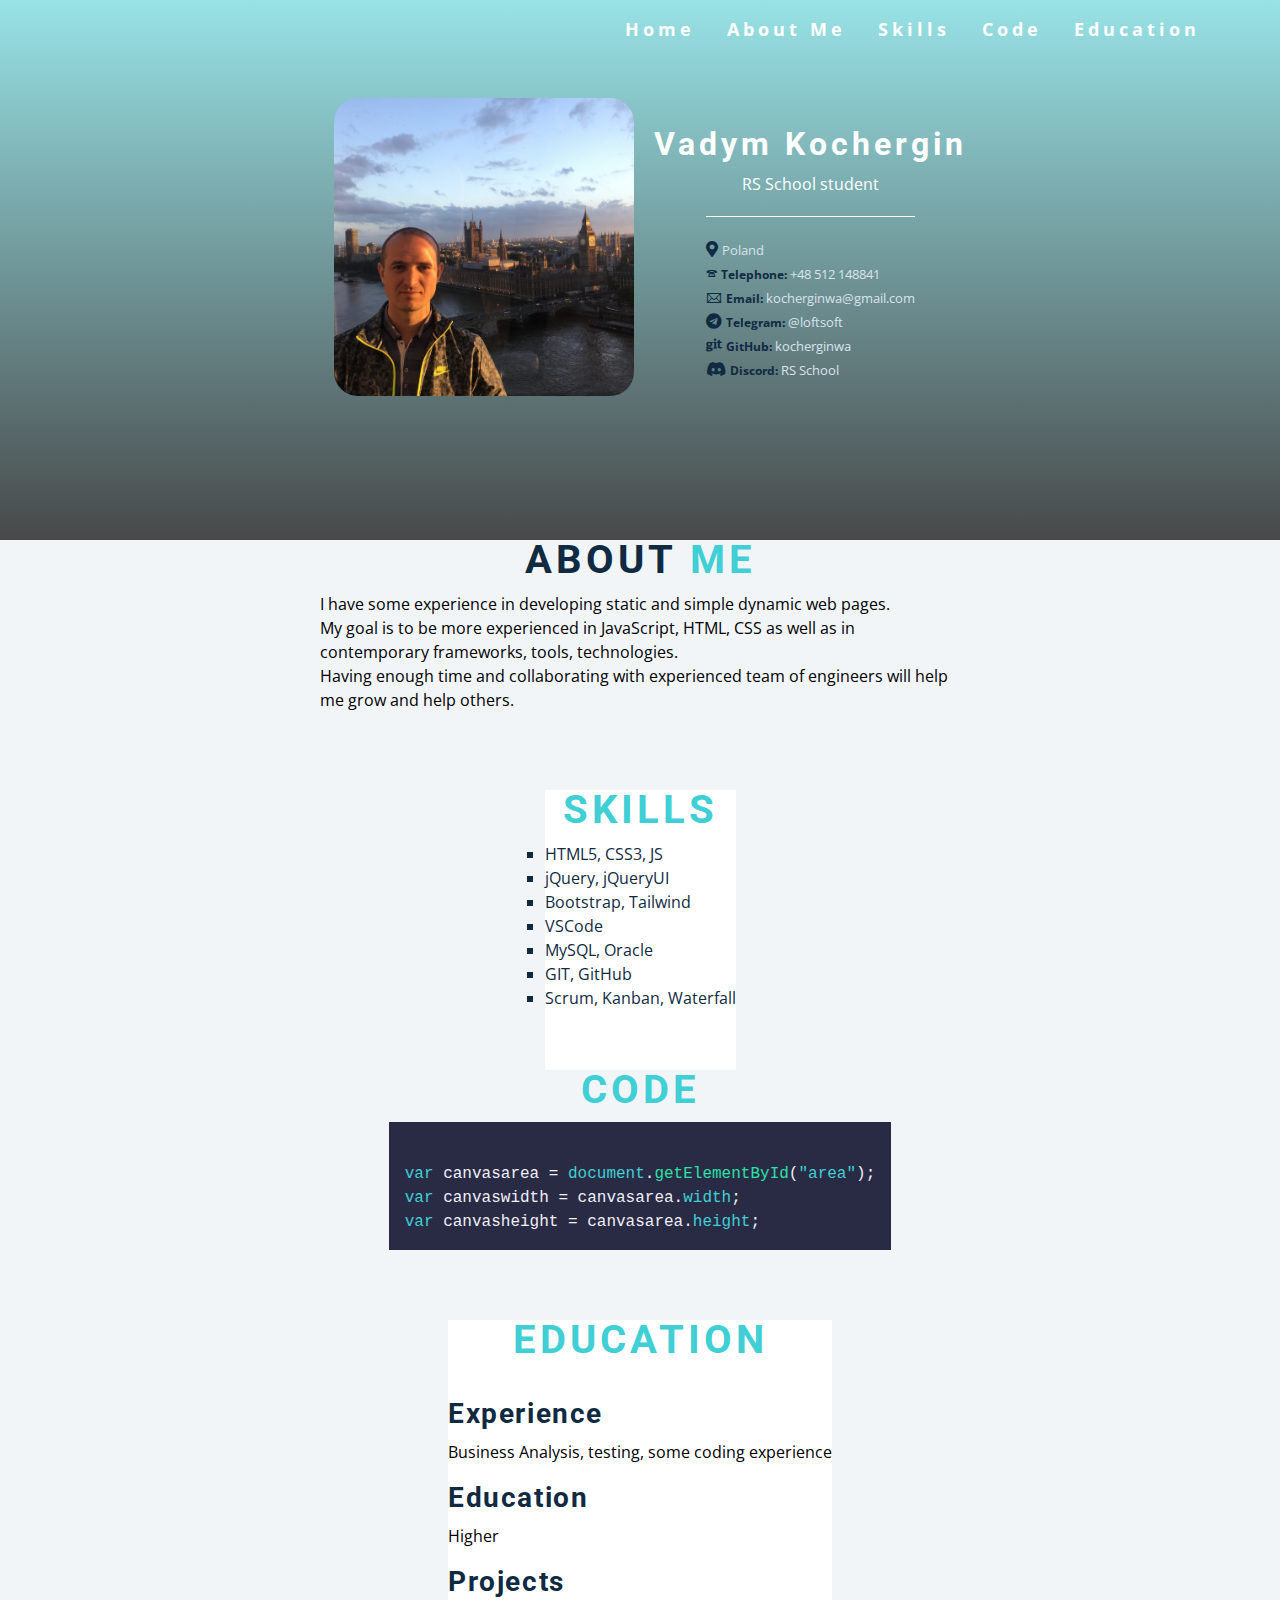
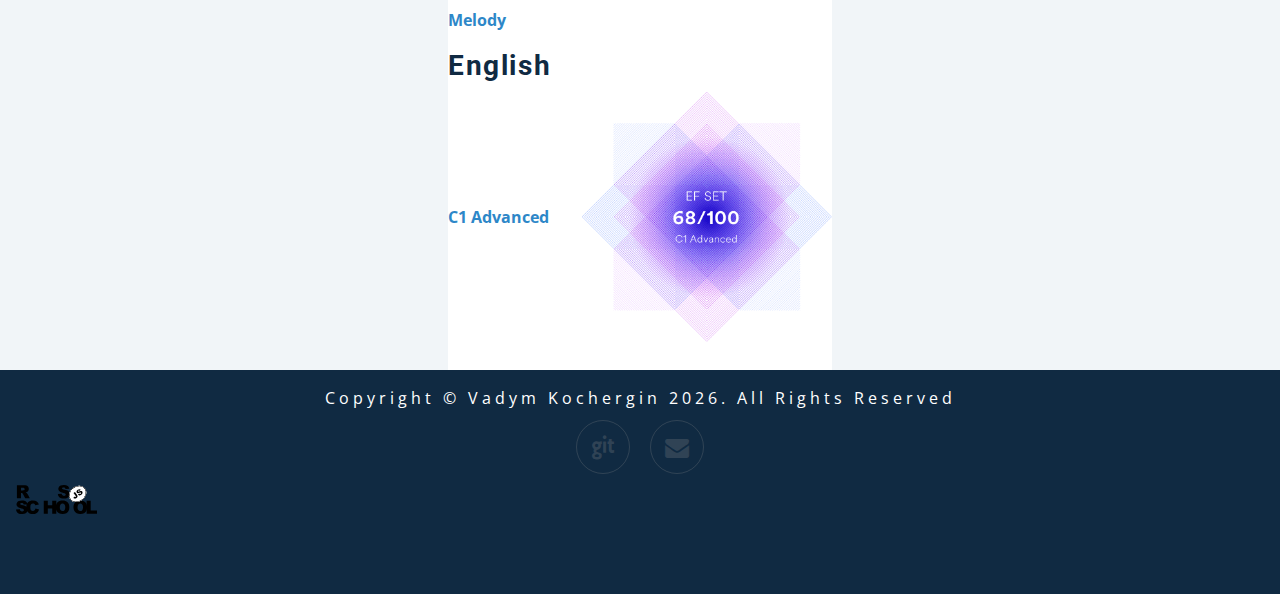
<file: index.html>
<!DOCTYPE html>
<html lang="en">
  <head>
    <meta charset="UTF-8" />
    <meta name="viewport" content="width=device-width, initial-scale=1.0" />
    <title>Vadym Kochergin CV</title>

    <!-- font-awesome -->
    <link
      rel="stylesheet"
      href="https://cdnjs.cloudflare.com/ajax/libs/font-awesome/5.14.0/css/all.min.css"
    />
    <link
      rel="stylesheet"
      href="https://cdnjs.cloudflare.com/ajax/libs/font-awesome/4.7.0/css/font-awesome.min.css"
    />

    <!-- styles -->
    <link rel="stylesheet" href="./css/styles.css" />
    <!-- styles.css -->

    <!-- Aditional Fonts -->
    <link rel="stylesheet" href="./css/fontchido.css" />
  
    <!-- Code highlighter -->
    <link rel="stylesheet" href="./css/highlight/styles/base16/rebecca.min.css">

  </head>
  <body>
    <header id="home">
      <!-- navbar -->
      <nav id="nav">
        <div class="nav-center">
          <!-- nav header -->
          <div class="nav-header">
            <!-- <img src="./logo.svg" class="logo" alt="logo" /> -->
            <button class="nav-toggle">
              <i class="fas fa-bars"></i>
            </button>
          </div>
          <!-- links -->
          <div class="links-container">
            <ul class="links">
              <li>
                <a href="#home" class="scroll-link">home</a>
              </li>
              <li>
                <a href="#about" class="scroll-link">about me</a>
              </li>
              <li>
                <a href="#skills" class="scroll-link">skills</a>
              </li>
              <li>
                <a href="#code" class="scroll-link">code</a>
              </li>
              <li>
                <a href="#education" class="scroll-link">education</a>
              </li>
            </ul>
          </div>
        </div>
      </nav>
      <!-- banner -->
      <div class="banner">
        <div class="container">
          <div class="myinfo">
            <div class="myphoto">
              <img src="./img/vadym.JPG" alt="My personal photo">
            </div>
            <div class="myhome">
              <h1>Vadym Kochergin</h1>
              <p>RS School student</p>
              <!-- <a href="#education" class="scroll-link btn btn-white">education</a> -->
              <div class="allcontacts">
                <div class="contact-item">
                  <i class="fas	fa-map-marker-alt"></i>
                  <a href="https://goo.gl/maps/nysh9trDkafxucML6" target="_blank">
                    <span class="contact-text">Poland</span>
                  </a>
                </div>
                <div class="contact-item">
                  &#x1F57F; 
                  <!-- &#x260F; -->
                  <span class="contact-type">Telephone: </span>  
                  <a href="tel:+48512148841">
                    <span class="contact-text">+48 512 148841</span>
                  </a>
                </div>  
                <div class="contact-item">
                  <!-- &#x1F4E7;
                  &#x1F4EE; -->
                  &#x1F582; 
                  <span class="contact-type">Email: </span>  
                  <a href="mailto:kocherginwa@gmail.com">
                    <span class="contact-text">kocherginwa@gmail.com</span>
                  </a> 
                </div>
                <div class="contact-item">
                  <i class="fab fa-telegram"></i>
                  <span class="contact-type">Telegram: </span>  
                  <span class="contact-text">@loftsoft</span>
                </div>
                <div class="contact-item">
                  <i class="fab fa-git"></i> 
                  <span class="contact-type">GitHub: </span>  
                  <a href="https://github.com/kocherginwa" target="_blank">
                    <span class="contact-text">kocherginwa</span>
                  </a>   
                </div>
                <div class="contact-item">
                  <i class="fab fa-discord"></i>
                  <span class="contact-type">Discord: </span>  
                  <a href="https://discord.com/channels/665163319249862666/831972969705898055" target="_blank">
                    <span class="contact-text">RS School</span>
                  </a>  
                </div>              

              </div>
            </div>
          </div>  
        </div>
      </div>
    </header>

    <!-- Beginning of Main -->
    <main id="components">
      
      <!-- about -->
      <section id="about" class="section">
        <div class="container">
          <div class="title">
            <h2>about <span>me</span></h2>
            <div class="aboutmebox">
              <div class="aboutme">
                <!-- <img src="./assets/img/fun.jpg" alt="" /> -->
                <p>I have some experience in developing static and simple dynamic web pages.<br>
                  My goal is to be more experienced in JavaScript, HTML, CSS as well as in contemporary frameworks, tools, technologies.<br>
                  Having enough time and collaborating with experienced team of engineers will help me grow and help others.</p>
              </div>
            </div>
          </div>
        </div>
      </section>
      <!-- skills -->
      <section id="skills" class="section">
        <div class="container">
          <div class="title">
            <h2><span>skills</span></h2>
          
              <div class="myskills">
                <ul id="myskills-item">
                  <li>HTML5, CSS3, JS</li>
                  <li>jQuery, jQueryUI</li>
                  <li>Bootstrap, Tailwind</li>
                  <li>VSCode</li>
                  <li>MySQL, Oracle</li>
                  <li>GIT, GitHub</li>
                  <li>Scrum, Kanban, Waterfall</li>
                </ul>
              </div>
          
          </div>     
          
        </div>  
          
      </section>
      <!-- code examples -->
      <section id="code" class="section">
        <div class="container">
            <div class="title">
              <h2><span>code</span></h2>
                <div class="codesnippet">
                  <pre><code class="language-js"><script>
var canvasarea = document.getElementById("area");
var canvaswidth = canvasarea.width;
var canvasheight = canvasarea.height;
</script></code></pre>
                </div>
              

            </div>
        </div>
        
      </section>
      <!-- education -->
      <section id="education" class="section">
        <div class="container">
          <div class="title">
            <h2><span>education</span></h2>
            
            <div class="ed-details">
              <div class="ed-details-item">
                <h3>Experience</h3>
                <p>Business Analysis, testing, some coding experience
                </p>
              </div>
              <div class="ed-details-item">
                <h3>Education</h3> 
                <p>Higher</p>
              </div>
              <div class="ed-details-item">
                <h3>Projects</h3> 
                <p>
                  <a href="https://kocherginwa.github.io/melogy/" target="_blank">Melody</a>
                </p>
              </div>
              <div class="ed-details-item">
                <h3>English</h3> 
                <div class="english">
                  <div class="english1">
                    <a href="https://www.efset.org/cert/E6jch2" target="_blank">C1 Advanced</a>                                     
                  </div>
                  <div class="english2">
                    <a href="https://www.efset.org/cert/E6jch2" target="_blank">
                      <img src="./img/certificate_68.png" alt="My English certificate">
                    </a> 
                  </div>             
                </div>                
              </div>
            </div>

          </div>
        </div>
        
      </section>

  </main>
  <!-- End of Main -->

    <!-- footer -->
    <footer class="section">
      <p>
        copyright &copy; Vadym Kochergin
        <span id="date"></span>. all rights reserved
      </p>
        
      <!-- Socila links -->
      <div class="social">
        <ul class="icons">
          <!-- <li><a href="https://www.linkedin.com/in/vadym-k-ba549313" target="_blank" class="icon fa-linkedin"><span class="label">LinkedIn</span></a></li> -->
          <li>
            <a
              href="https://github.com/kocherginwa"
              target="_blank"
              class="icon fa-git"><span class="label">Git</span></a>
          </li>
                
          <li>
            <a
              href="mailto:kocherginvaa@gmail.com?subject=MailFromYourPersonalSite"
              class="icon fa-envelope"><span class="label">Email</span></a>
          </li>
        </ul>
      <!-- End of Socila links -->
      </div>

      <div class="rslogo">
        <a href="https://rs.school/js/" target="_blank">
          <img src="./img/rs_school_js.svg" 
          style="height: 30px; width: auto;"
          alt="RS logo" />
        </a>
      </div>

    </footer>
    <a class="scroll-link top-link" href="#home">
      <i class="fas fa-arrow-up"></i>
    </a>
    <!-- javascript -->
    <script src="./js/app.js"></script>


    <!-- Code highlighter -->
    <script src="./css/highlight.min.js"></script>
    <script>
    document.addEventListener('DOMContentLoaded', (event) => {
      document.querySelectorAll('pre code').forEach((el) => {
          hljs.highlightElement(el);
          });
      }); 
    </script>

  </body>
</html>
</file>
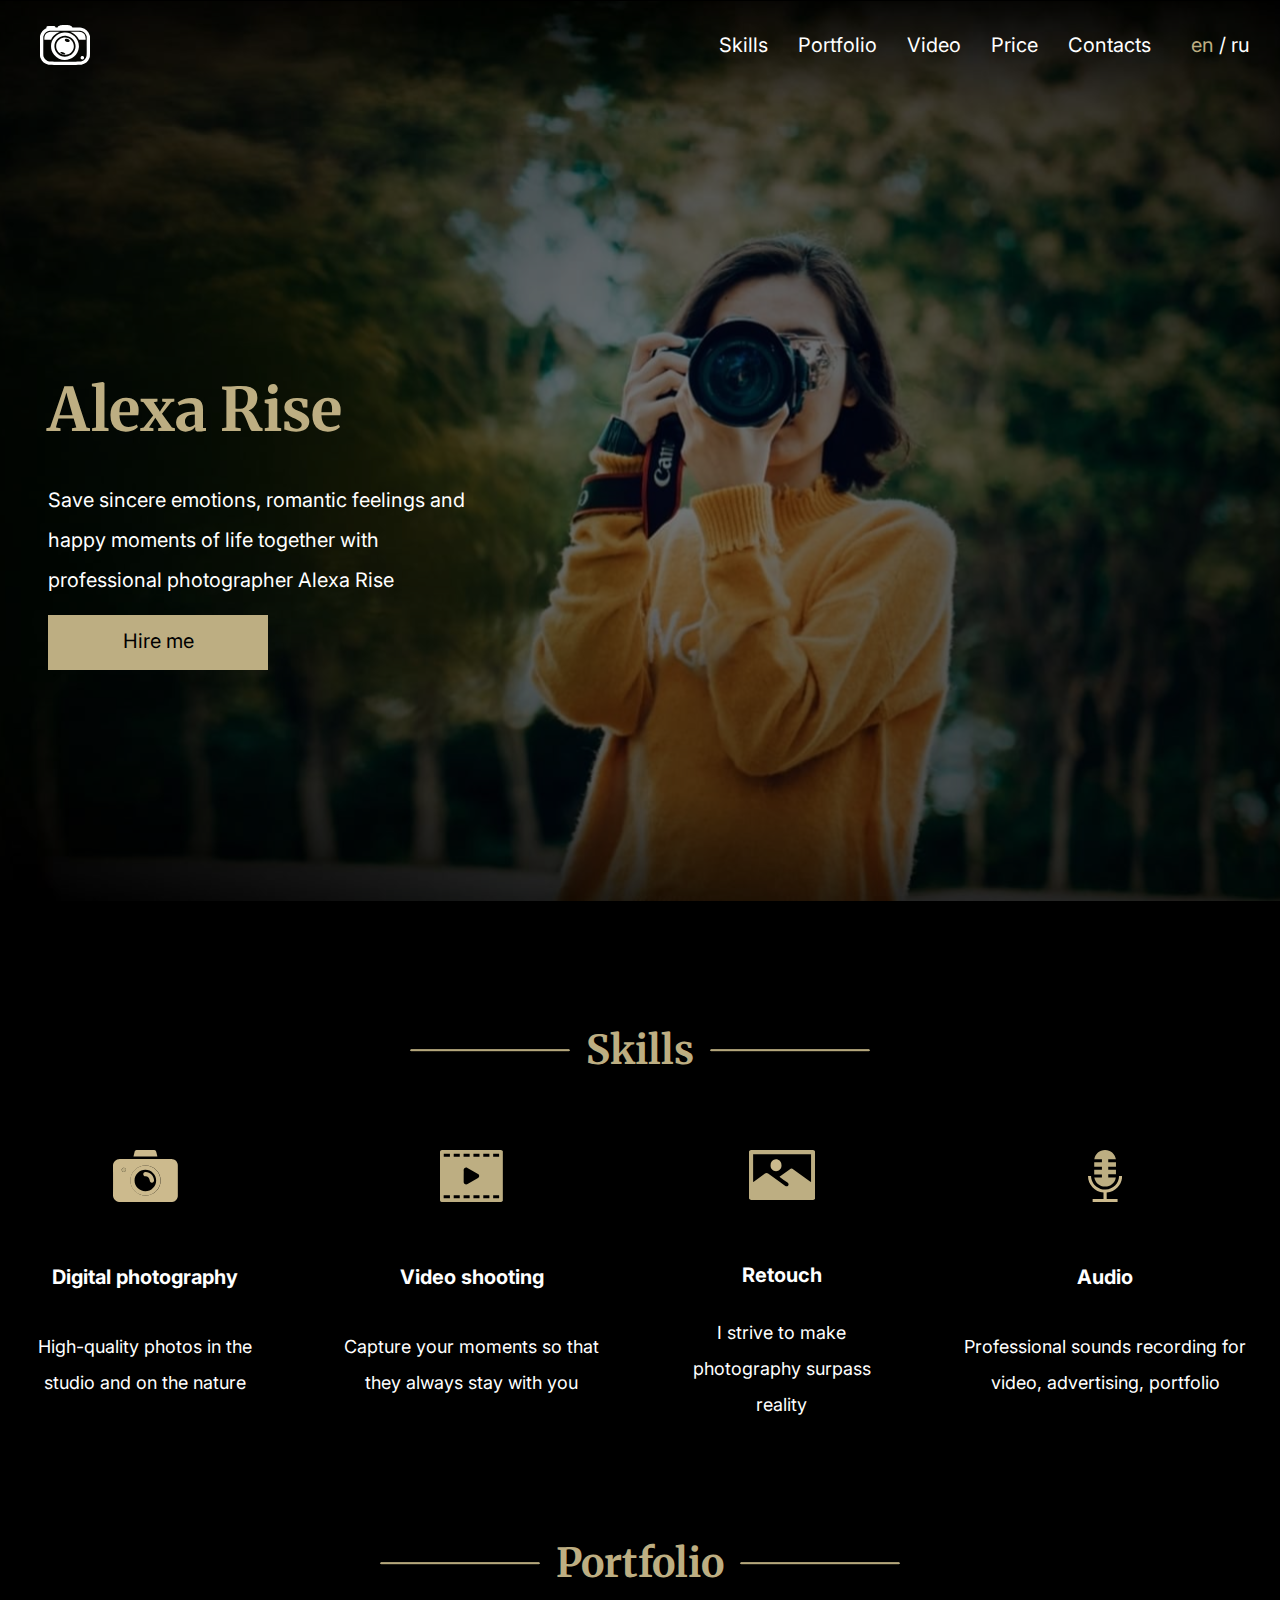
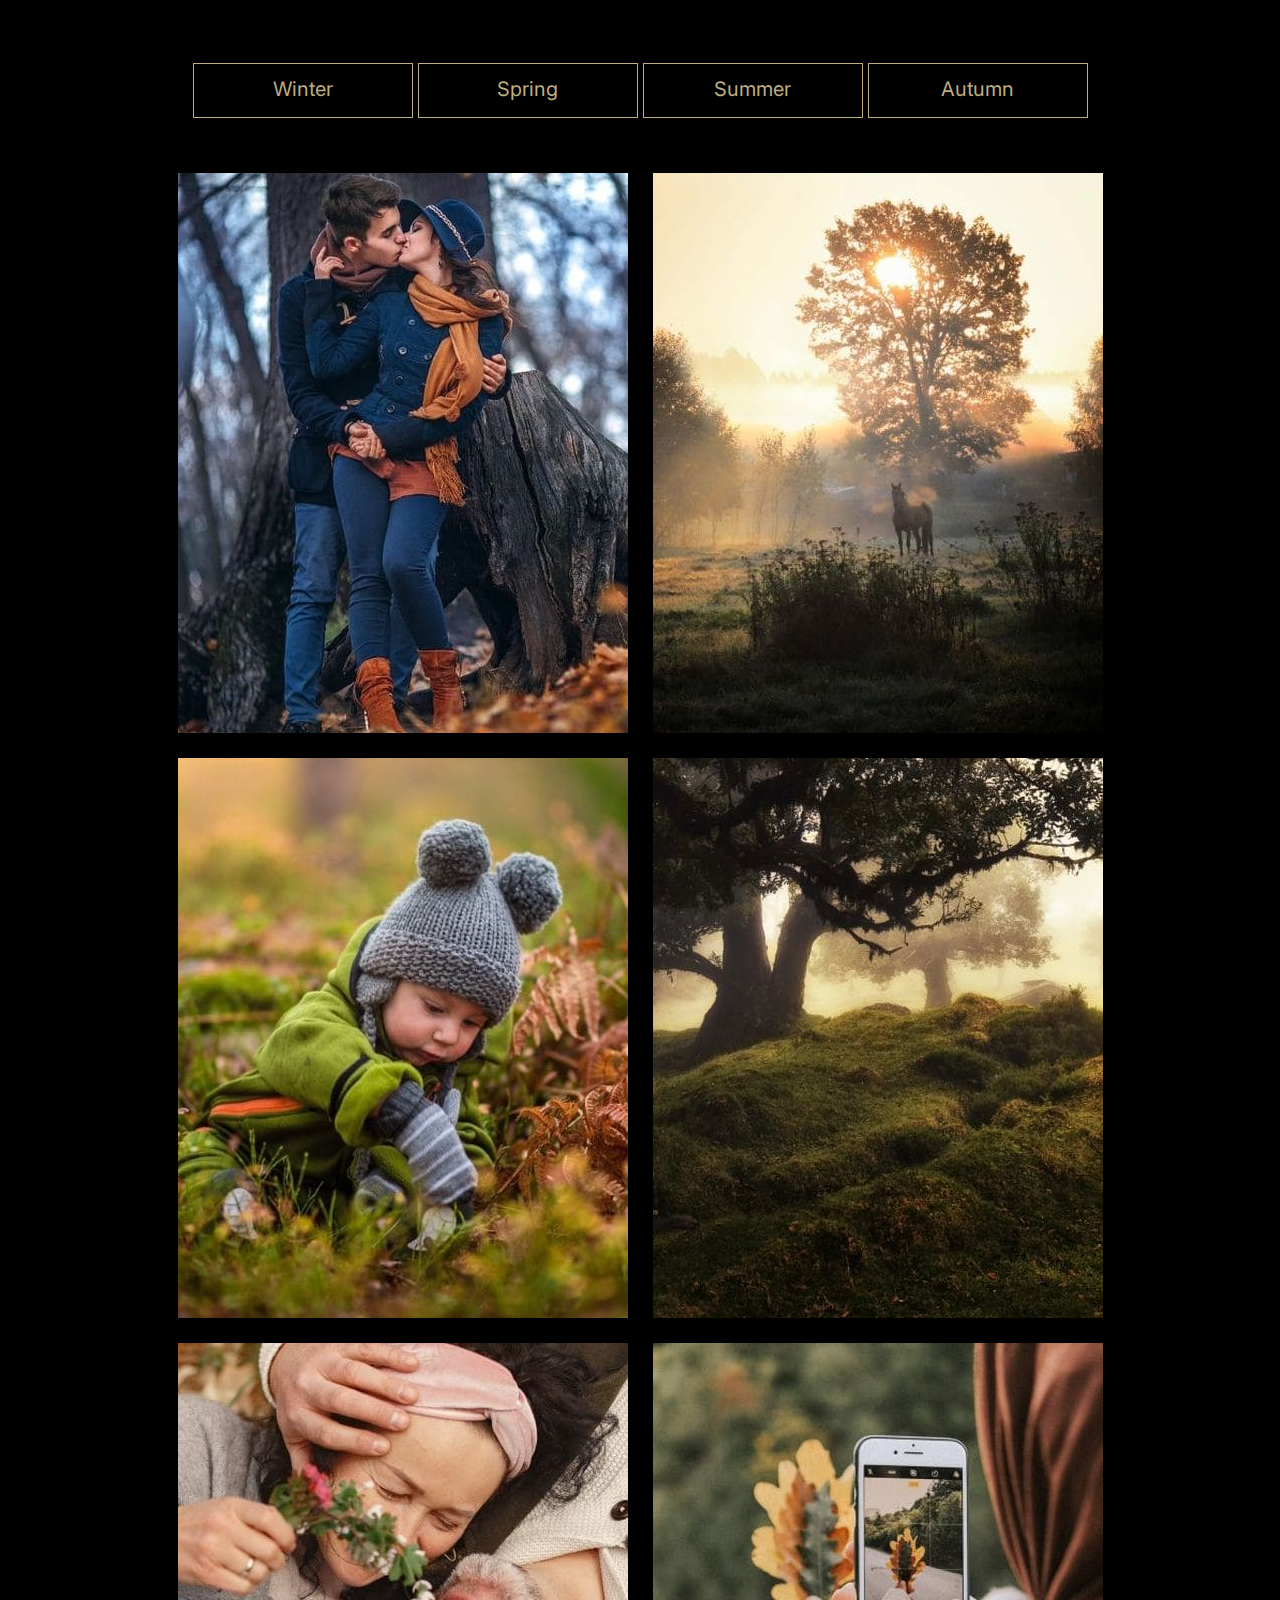
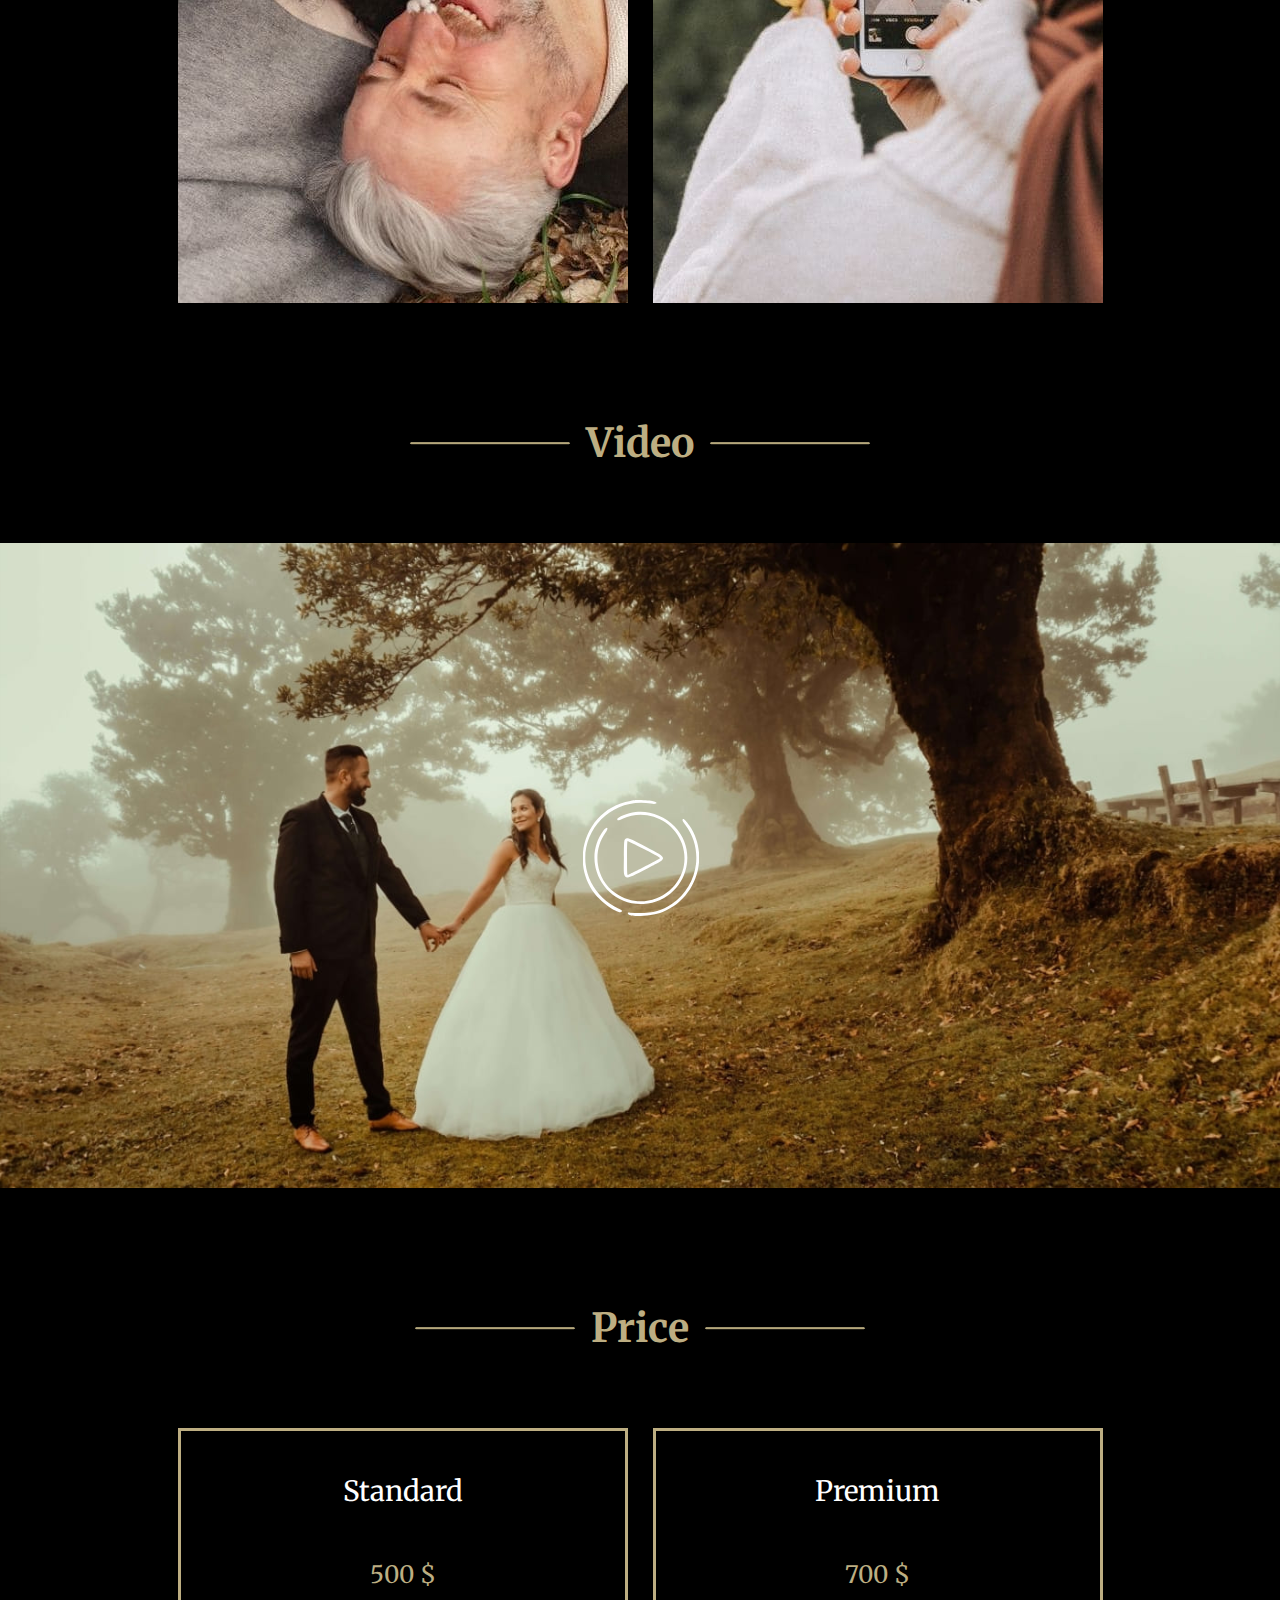
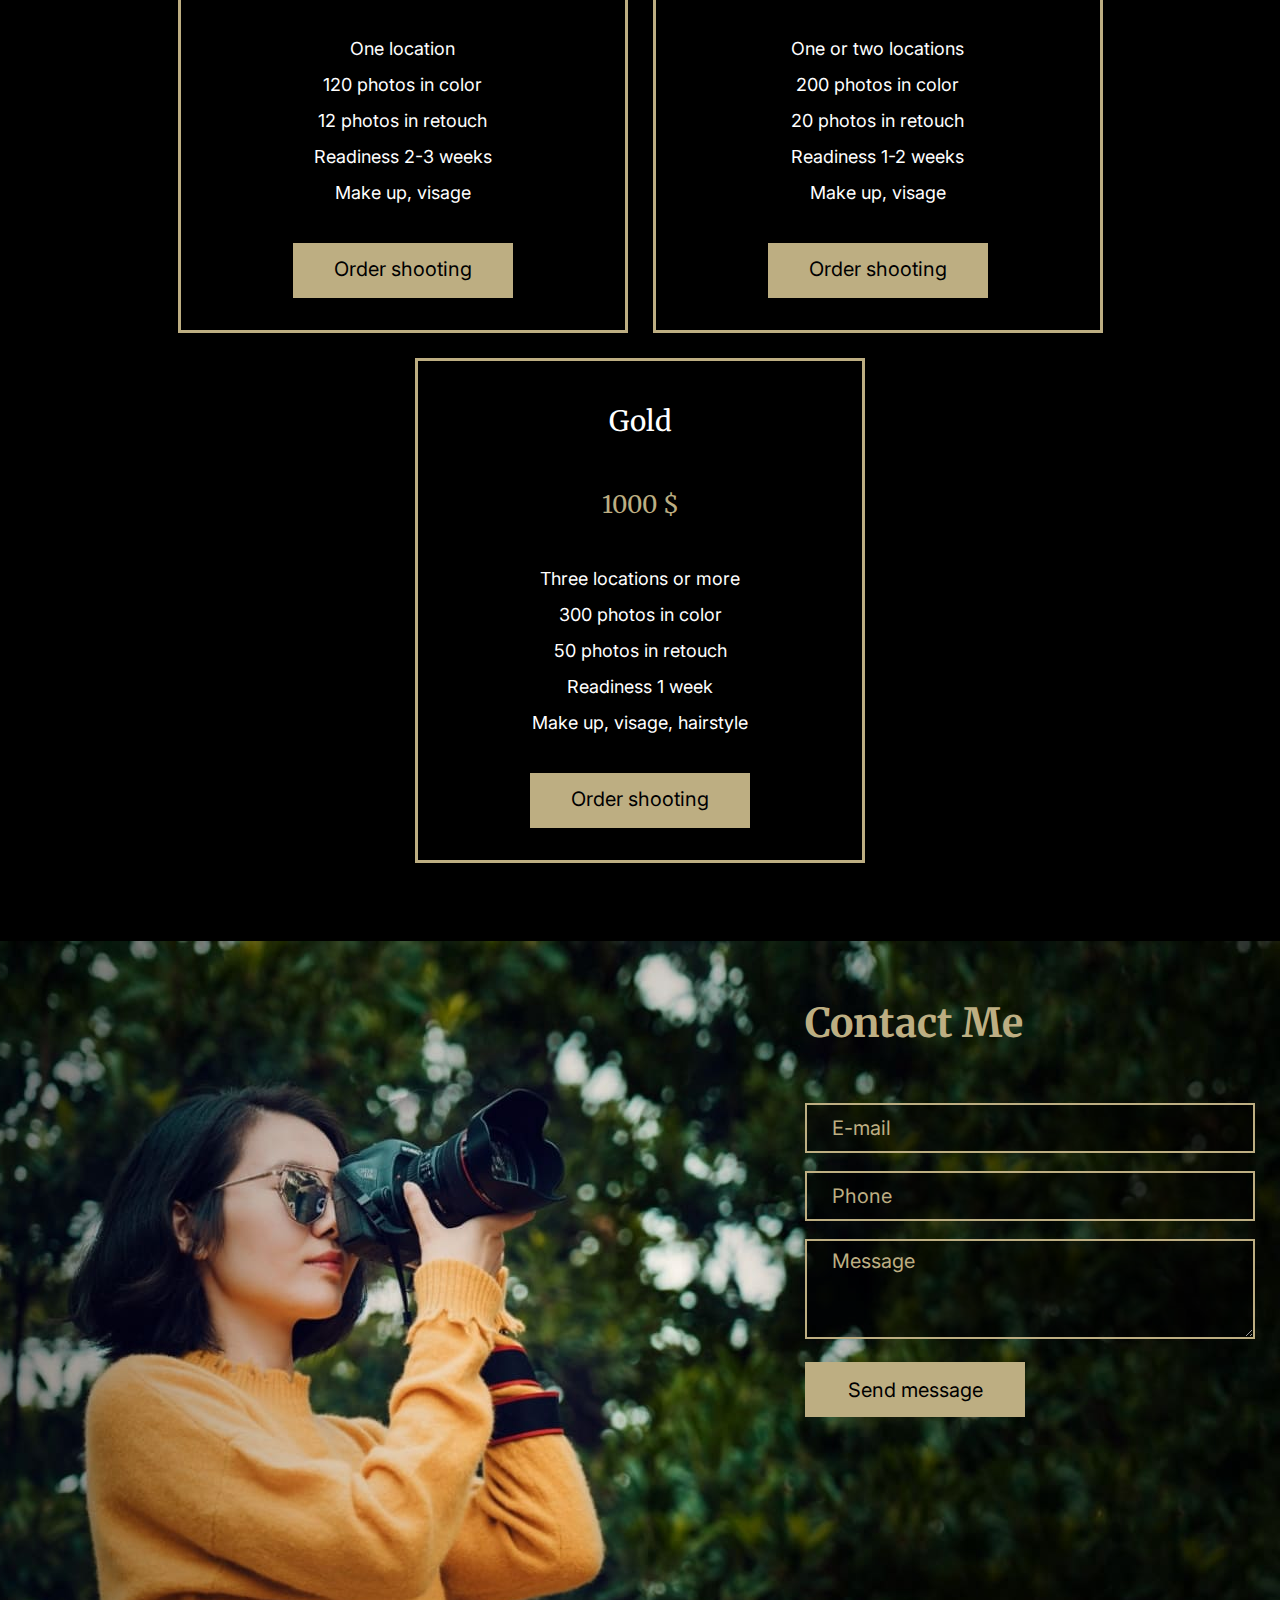
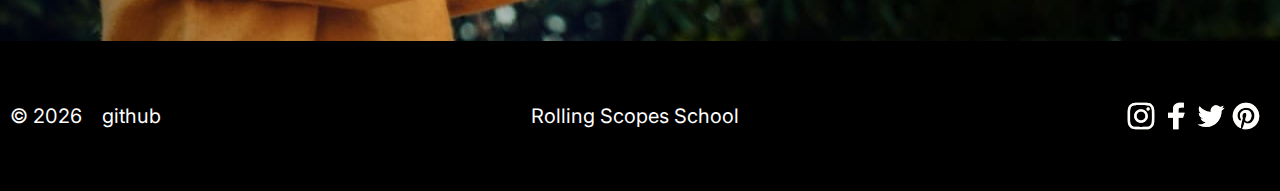
<file: portfolio/index.html>
<!DOCTYPE html>
<html lang="en">
<head>
    <meta charset="UTF-8">
    <meta http-equiv="X-UA-Compatible" content="IE=edge">
    <meta name="viewport" content="width=device-width, initial-scale=1.0">
    <title>Vadym Kochergin: Portfolio</title>
    <!-- Favicons -->
    <link rel="icon" type="image/x-icon" href="./img/fav-xx-icon.jpg">
    <!-- <link rel="shortcut icon" href="./img/fav-xxx-icon.jpg""> -->
    
    <!-- <link rel="icon" sizes="16x16 32x32 64x64" href="/favicon.ico"> -->
    <!-- <link rel="icon" type="image/png" sizes="196x196" href="./img/fav-xxx-icon.png"> -->

    

    <!-- styles -->
    <link rel="stylesheet" href="./css/normalize.css">
    <link rel="stylesheet" href="./css/styles.css">
</head>
<body>
    <div class="wrapper">
        <header id="header" class="header">

            <!-- nav header -->
            <div class="nav-header">
                <img src="./img/header-logo.svg" class="logo" alt="logo" />                
            </div>

            <!-- navbar -->
            <nav id="nav" class="nav">
                <!-- links -->
                <div class="links-container">
                    <ul class="nav-items links">                    
                        <li>
                        <a href="#skills" class="scroll-link">skills</a>
                        </li>
                        <li>
                        <a href="#portfolio" class="scroll-link">portfolio</a>
                        </li>
                        <li>
                        <a href="#video" class="scroll-link">video</a>
                        </li>
                        <li>
                        <a href="#price" class="scroll-link">price</a>
                        </li>
                        <li>
                        <a href="#contacts" class="scroll-link">contacts</a>
                        </li>
                    </ul>
                </div> 
            </nav>
                       

            <!-- language switch -->
            <div class="language">
                <ul class="lanuage-switch links">
                    <li class="en-span">
                        <a href="#en" class="">en</a>
                    </li>
                    <li class="slash-item">
                        <a href="#" class="slash-link">/</a>
                    </li>
                    <li class="ru-span">
                        <a href="#ru" class="">ru</a>
                    </li>
                </ul>
            </div>
            <!-- /.language -->
    

        </header>


        <!-- Background picture -->
        <div class="bg"></div> 

        <!--  Main semantic part started -->
        <main>

            <!-- hero -->
            <div class="hero-box">
                <!-- HERE IS HERO BOX -->
                <section id="hero" class="section">
                    <h1>Alexa Rise</h1>                    
                    <p class="hero-text">
                        Save sincere emotions, romantic feelings and happy moments of life together with professional photographer Alexa Rise
                    </p>                   
                    <a href="#" id="btn-hireme">Hire me</a>
                </section>
            </div>                

            <!-- skills -->
            <section id="skills" class="section">
                <h2>Skills</h2>
                <div class="skills">
                    <div class="skills-item">
                        <img src="./img/camera.svg" alt="Camera image">
                        <p class="skills-item-title">Digital photography</p>
                        <p class="skills-item-text">
                            High-quality photos in the studio and on the nature
                        </p>
                    </div>
                    <div class="skills-item">
                        <img src="./img/video.svg" alt="Video image">
                        <p class="skills-item-title">Video shooting</p>
                        <p class="skills-item-text">
                            Capture your moments so that they always stay with you
                        </p>
                    </div>
                    <div class="skills-item">
                        <img src="./img/image.svg" alt="Retouch image">
                        <p class="skills-item-title">Retouch</p>
                        <p class="skills-item-text">
                            I strive to make photography surpass reality
                        </p>
                    </div>
                    <div class="skills-item">
                        <img src="./img/mic.svg" alt="Audio image">
                        <p class="skills-item-title">Audio</p>
                        <p class="skills-item-text">
                            Professional sounds recording for video, advertising, portfolio
                        </p>
                    </div>
                </div>
            </section>

            <!-- portfolio -->
            <section id="portfolio" class="section">
                <h2>portfolio</h2>          
                <div class="portfolio">
                    <ul class="portfolio-btns">
                        <li class="btn">
                            <a href="#" class="portfolio-btn">Winter</a>
                        </li>
                        <li class="btn">
                            <a href="#" class="portfolio-btn">Spring</a>
                        </li>
                        <li class="btn">
                            <a href="#" class="portfolio-btn">Summer</a>
                        </li>
                        <li class="btn">
                            <a href="#" class="portfolio-btn">Autumn</a>
                            <!-- <a href="#" class="portfolio-btn selected">Autumn</a> -->
                        </li>
                    </ul>                    
                    <div class="portfolio-items">
                        <img src="./img/portfolio-img6.jpg" alt="Portfolio Image">
                        <img src="./img/portfolio-img5.jpg" alt="Portfolio Image">
                        <img src="./img/portfolio-img4.jpg" alt="Portfolio Image">
                        <img src="./img/portfolio-img3.jpg" alt="Portfolio Image">
                        <img src="./img/portfolio-img2.jpg" alt="Portfolio Image">
                        <img src="./img/portfolio-img1.jpg" alt="Portfolio Image">
                    </div>                
                </div>
            </section>

            <!-- video -->
            <section id="video" class="section">
                <h2>video</h2>
                <div class="video">
                    <img src="./img/video-player.svg" alt="Video Player">
                </div>
                <div class="play-hover"></div>
            </section>

            <!-- price -->
            <section id="price" class="section">
                <h2>price</h2>
                <div class="price">
                    <div class="price-item">                         
                        <div class="price-item-title">Standard</div>
                        <div class="price-item-tag">500 <span>&#36;</span></div> 
                        <div class="price-item-text">
                            One location<br>
                            120 photos in color<br>
                            12 photos in retouch<br>
                            Readiness 2-3 weeks<br>
                            Make up, visage
                        </div> 
                        <a href="#" class="price-item-button">Order shooting</a>
                        <!-- <div class="price-item-button">Order shooting</div>                 -->
                    </div>
                    <div class="price-item">
                        <div class="price-item-title">Premium</div>
                        <div class="price-item-tag">700 <span>&#36;</span></div> 
                        <div class="price-item-text">
                            One or two locations<br>
                            200 photos in color<br>
                            20 photos in retouch<br>
                            Readiness 1-2 weeks<br>
                            Make up, visage
                        </div>
                        <a href="#" class="price-item-button">Order shooting</a>
                        <!-- <div class="price-item-button">Order shooting</div> -->
                    </div>
                    <div class="price-item">
                        <div class="price-item-title">Gold</div>
                        <div class="price-item-tag">1000 <span>&#36;</span></div> 
                        <div class="price-item-text">
                            Three locations or more<br>
                            300 photos in color<br>
                            50 photos in retouch<br>
                            Readiness 1 week<br>
                            Make up, visage, hairstyle
                        </div> 
                        <a href="#" class="price-item-button">Order shooting</a>
                        <!-- <div class="price-item-button">Order shooting</div>  -->
                    </div>
                </div>
            </section>

            <!-- contacts -->
            <section id="contacts" class="section">-
                <div class="contact-bg"></div>

                <div class="contacts">                    
                    <div class="contacts-container">
                        <div class="contacts-container-title">
                            <h3>Contact me</h3>  
                        </div>                        
                        <form action="#">   <!-- /action_page.php -->
                            <input type="text" id="email" name="email" placeholder="E-mail"><br><br>
                            <input type="text" id="phone" name="phone" placeholder="Phone"><br><br>
                            <textarea id="message" rows="2" cols="30" placeholder="Message">Message</textarea><br><br>                            
                            <input id="contact-btn" type="submit" value="Send message">
                        </form>                         
                    </div>
                </div>
            </section>

        </main>
          
        <!-- footer -->
        <footer id="footer">
            <div class="footer-container">
                <div class="copyright">
                    <span>&nbsp; &copy; <span id="date"></span>&nbsp; &nbsp; 
                        <a href="https://github.com/kocherginwa" target="_blank">github</a>
                    </span>                                              
                </div>
                <div class="rsschool">
                    <span>
                       <a href="https://rs.school/js-stage0" target="_blank">Rolling Scopes School</a> 
                    </span>                     
                </div>
                <div class="social">

                    <ul>
                        <li class="img-icon-inst">
                            <a href="#">
                                <img src="./img/inst-top.svg" alt="Hover effect for Instagram icon">
                                <img src="./img/inst.svg" class="top-inst" alt="Instagram icon">
                            </a>
                        </li>
                        <li class="img-icon-fb">
                            <a href="#">                            
                                <img src="./img/fb-top.svg" alt="Hover effect for Facebook icon">
                                <img src="./img/fb.svg" class="top-fb" alt="Facebook icon">
                            </a>
                        </li>
                        <li class="img-icon-tw">
                            <a href="#">
                                <img src="./img/tw-top.svg" alt="Hover effect for Twitter icon">
                                <img src="./img/tw.svg" class="top-tw" alt="Twitter icon">
                            </a>
                        </li>
                        <li class="img-icon-pinterest">
                            <a href="#">
                                <img src="./img/pinterest-top.svg" alt="Hover effect for Pinterest icon">
                                <img src="./img/pinterest.svg" class="top-pinterest" alt="Pinterest icon">
                            </a>
                        </li>
                    </ul>


                    <!-- <div class="social-link img-icon-inst">
                        <a href="#">
                            <img src="./img/inst-top.svg" alt="Hover effect for Instagram icon">
                            <img src="./img/inst.svg" class="top-inst" alt="Instagram icon">
                        </a>
                    </div>
                    <div class="social-link img-icon-fb">
                        <a href="#">                            
                            <img src="./img/fb-top.svg" alt="Hover effect for Facebook icon">
                            <img src="./img/fb.svg" class="top-fb" alt="Facebook icon">
                        </a>
                    </div>
                    <div class="social-link img-icon-tw">
                        <a href="#">
                            <img src="./img/tw-top.svg" alt="Hover effect for Twitter icon">
                            <img src="./img/tw.svg" class="top-tw" alt="Twitter icon">
                        </a>
                    </div>
                    <div class="social-link img-icon-pinterest">
                        <a href="#">
                            <img src="./img/pinterest-top.svg" alt="Hover effect for Pinterest icon">
                            <img src="./img/pinterest.svg" class="top-pinterest" alt="Pinterest icon">
                        </a>
                    </div> -->



                </div>
            </div>                 
        </footer>          
    </div>

    <script src="./js/apps.js"></script>
    <script src="./index.js"></script>
</body>
</html>
</file>
<file: css/fontchido.css>
/* Here you have to specified the path to the fontchid.ttf font */
@font-face {
      font-family: "fontchido";
      src: url("fonts/fontchido.ttf");
}

[class^="ic-"], [class*=" ic-"] {
  /* use !important to prevent issues with browser extensions that change fonts */
  font-family: 'fontchido' !important;
  speak: none;
  font-style: normal;
  font-weight: normal;
  font-variant: normal;
  text-transform: none;
  line-height: 1;
  font-size: 3rem;
  /* Better Font Rendering =========== */
  -webkit-font-smoothing: antialiased;
  -moz-osx-font-smoothing: grayscale;
}

.ic-archlinux:before {
  content: "\0041";
}

.ic-archlinux-circle:before {
  content: "\0042";
}

.ic-upwork:before{
  content: "\0043";
}

.ic-upwork-circle:before{
  content: "\0044";
}

.ic-dotnet:before {
  content: "\0045";
}

.ic-codeigniter:before {
  content: "\0046";
}

.ic-laravel:before {
  content: "\0047";
}

.ic-taxcloud:before {
  content: "\0048";
}

.ic-chep:before {
  content: "\0049";
}

.ic-linux-tux:before {
  content: "\004A";
}

.ic-bash:before {
  content: "\004B";
}
</file>
<file: portfolio/css/styles.css>
@import url("https://fonts.googleapis.com/css?family=Open+Sans|Inter:400,700&display=swap");
@import url("https://fonts.googleapis.com/css?family=Open+Sans|Merriweather:400,700&display=swap");


html {
  scroll-behavior: smooth;
}
*,
::after,
::before {
  margin: 0;
  padding: 0;
  box-sizing: border-box;
}
body {
  background: #000;
}

/* Wrapper */
.wrapper {
  width: auto;    
  margin: 0px auto;
  max-width: 1440px;
  background: #000;
  position: relative;
  /* height: 5532px; */

  display: flex;
  flex-direction: column;
  justify-content: flex-start;
 }
/* Wrapper End */

ul {
  list-style-type: none;
}
a {
  text-decoration: none;
}

/*  Navigation panel */
.nav-header {
  display: inline-block;
  position: absolute;
  left: 20px;
  top: 20px;
  margin-left: 20px;
}
img {
  display: block;
}
nav {
  right: 150px;
  font-family: Inter;
  font-style: normal;
  font-weight: 400;    /* normal; */
  color: #FFFFFF;
}

h1 {
  font-family: Merriweather;
  font-style: normal;
  font-weight: 700; /* bold; */
  font-size: 60px;
  line-height: 60px;
}

main {
  /* min-height: 100vh; */

  /* display: grid;
  place-items: center; */

  position: relative;
  display: flex;
  flex-direction: column;
  justify-content: center;
  align-items: center;
  /* border: 2px solid lightgoldenrodyellow; */
}

.logo {
  /* position: absolute;
  left: 20px;
  top: 20px; */
  width: 50px;
  height: 50px;
}


.links-container {
/*   height: auto;
  overflow: hidden; */
  transition: all 0.3s linear;     
  text-transform: capitalize;
  font-family: Inter;
  font-style: normal;
  font-weight: 400; /* normal; */
  font-size: 20px;
  line-height: 50px;  
  color: #FFFFFF;
}
.links a {
  color: #fff  ;        
  cursor: pointer;
}
.links a:hover {
  color: #BDAE82;    
}

/* Header */
.header {
  position: relative;    /* absolute */
  height: 90px; 
  display: flex;
  flex-direction: row;
  flex-wrap:nowrap;
  justify-content: flex-end;
  align-items: center;
  gap: 10px;
  z-index: 1;
}

.bg {
  position: absolute;
  top: 0px;
  height: 910px;
  width: 100vw;
  max-width: 1440px;  
  left: 0px; 
  background: url(../img/bg.svg) center/cover no-repeat;
  opacity: 0.5;
  box-sizing: border-box;
}

/* Language switch */
.language {
  /* position: absolute;     !!! UNCOMMENT*/
  /* right: 30px; */
  margin-right: 30px;
  margin-left: 30px;

  font-family: Inter;
  font-style: normal;
  font-weight: 400; /* bold; */
  font-size: 20px;
  line-height: 50px;
}
.lanuage-switch {
  display: flex;
  flex-direction: row;
}
.lanuage-switch .slash-item,
.lanuage-switch .slash-link {
  pointer-events: none;
  color: #fff;
}
.en-span {
  margin-right: 5px;
  color: #BDAE82;
}
.ru-span {
  margin-left: 5px;
  columns: #fff;
}
.links .en-span > a,
.links .ru-span > a {
  text-transform: lowercase;
}
.links .en-span > a {
  color: #BDAE82;
}
/* -- Language switch : END  --*/


.nav-items {
  display: flex;
  flex-direction: row;
  justify-content: flex-end;
  gap: 30px;
}

.navlangcontainer {
  display: flex;
  flex-direction: row;
  justify-content: flex-end;
  column-gap: 20px;
}

/* Hero-box */
.hero-box {
  align-self: flex-start;
  position: relative;
  height: 820px;
  width: 480px;
}
/* Hero */
#hero {
  color: #BDAE82;
  position: absolute;
  top: 250px;  
  min-height: 330px;
  left: 10%;
  display: flex;
  flex-direction: column;
  align-content: space-between;
  align-items: flex-start;
}
  /* hero-text */
.hero-text { 
  max-width: 470px;
  font-family: Inter;
  font-style: normal;
  font-weight: 400; /* normal; */
  font-size: 20px;
  line-height: 40px;
  color: #FFFFFF;
  clear: both;
}
#btn-hireme {
  background-color: #BDAE82; 
  border: none;
  color: #000000;
  margin: 15px 0px;
  padding: 6px 32px;
  text-align: center;
  text-decoration: none;
  display: block; /* inline-block; */
  height: 55px;
  width: 220px;
  font-family: Inter;
  font-style: normal;
  font-weight: 400; /* normal; */
  font-size: 20px;
  line-height: 40px;
}
#btn-hireme:hover {
  color: #fff;
}

.section {
  display: flex;
  flex-direction: column;
  align-items: center;
  align-content: center;
  width: auto;
  max-width: 1440px;
}

#skills {
  /* position: absolute;
  top: 910px;  */
  width: auto;
  max-width: 1440px;
  min-height: 482px;
}
h2 {
  margin-top: 100px;
  max-width: 700px;
  max-height: 80px;
  font-family: Merriweather;
  font-style: normal;
  font-weight: 700; /* bold; */
  font-size: 40px;
  line-height: 80px;
  color:#BDAE82;
  text-transform: capitalize;
}
h2::before,
h2::after {
  display: inline-block;
  content: "";
  border: .1rem solid #BDAE82;
  border-radius: .5rem;
  background: #BDAE82;
  width: 10rem;
  margin: 0 1rem;
  transform: translateY(-0.8rem);     
}
.skills {
  display: flex;
  flex-direction: row;
  justify-content: space-between;
  align-items: stretch;
  align-content: center;
  column-gap: 20px;
}

@media only screen and (max-width: 618px) {        /* 637px for div    ;   618px for gap:15px*/
  .footer-container {
    display: flex;
    flex-direction: column;
    flex-wrap: wrap;
    align-content:center;
    align-items:stretch;
    gap: 10px;   
  }
  .social {
    left: 150px;
  }
}

@media only screen and (max-width: 700px) {
  .skills {
    flex-wrap: wrap;
  }
  .portfolio-btns {
    flex-wrap: wrap;
  }
  h2::before,
  h2::after {
    width: 7rem;
  }
}
@media only screen and (min-width: 710px) and (max-width: 950px) {    /* 925 - 700 */
  .portfolio-btns {
    flex-wrap: wrap;
  }
  .portfolio-btns a {
    margin: 0px 40px;
  } 
}
@media only screen and (max-width: 980px) {
  .skills {
    flex-wrap: wrap;
  }
  .skills-item {
    width: 320px;
  }
  .portfolio-btns {
    flex-wrap: wrap;
  }
}
.skills-item {
  display: flex;
  flex-direction: column;
  align-items: center;
  flex-grow: 1;
  margin-top: 60px;
  justify-content: space-between;
  min-height: 240px;
  padding: 0 10px 0 10px;
}
.skills-item img {
  flex-grow: 1;
}
.skills-item-title {
  flex-grow: 5;
  font-family: Inter;
  font-style: normal;
  font-weight: 700; /* bold; */
  font-size: 20px;
  line-height: 40px;
  text-align: center;
  color: #FFFFFF;
  margin-top: 55px;
}
.skills-item-text {
  flex-grow: 10;
  font-family: Inter;
  font-style: normal;
  font-weight: 400; /* normal; */
  font-size: 18px;
  line-height: 36px;
  text-align: center;
  color: #FFFFFF;
  margin-top: 20px;
  padding: 0 5px;
}

#portfolio {
  width: auto;
  max-width: 1440px;
  min-height: 1500px;
}
.portfolio {
  display: flex;
  flex-direction: column;
  justify-content: space-between;
  align-items: center;
  row-gap: 55px;
}
.portfolio-btns {
  display: flex;
  flex-direction: row;
  justify-content: space-between;
  column-gap: 5px;
  row-gap: 5px;
  align-items:flex-start;
  margin: 60px 15px 0px 15px;
}
.portfolio-btns a {
  width: 220px;
  height: 55px;
  border: 1px solid #BDAE82;
  padding: 5px 0;
  text-transform: capitalize;
  font-family: Inter;
  font-style: normal;
  font-weight: 400; /* normal; */
  font-size: 20px;
  line-height: 40px;  
  color: #BDAE82;
  text-align: center;  
  text-decoration: none;
  display: block; 
  cursor: pointer;
}
.portfolio-btns a:hover {
  color: black;
  background-color: #BDAE82;
}
.selected {
  color: black !important;
  background-color: #BDAE82;
}

.portfolio-items {
  display: flex;
  flex-direction: row;
  justify-content: center;
  flex-wrap: wrap;
  gap: 25px;
}

.video {
  margin-top: 60px;
}
.video img {
  width: 100%;
  object-fit: scale-down;  /* contain     scale-down     cover*/
}
#video {
  position: relative;
}
.play-hover {
  position: absolute;
  background-image: url(../img/Play_hover.svg);
  background-position: center; 
  background-repeat: no-repeat;
  background-size: contain;
  /* background-color:royalblue; */
  left: 45.56%;
  right: 45.43%;
  top: 55.87%;
  bottom: 30.37%;
  color: white;
  opacity: 1;
}
.play-hover:hover {
  background-image: url(../img/Play_hover_over.svg);
}

#price {
  min-height: 845px;
}
.price {
  display: flex;
  flex-direction: row;
  justify-content: center;
  align-items: center;
  align-content: center;
  flex-wrap: wrap;
  gap: 25px;
  margin: 60px 0px 60px 0px;
}
.price-item {
  display: flex;
  flex-direction: column;
  justify-content:space-evenly;
  align-items: center;
  border: 3px solid #BDAE82;
  height: 505px;
  width: 450px;
}
.price-item-title {
  font-family: Merriweather;
  font-style: normal;
  font-weight: 400;    /* bold; */
  font-size: 28px;
  line-height: 56px;
  color: #FFFFFF;
}
.price-item-tag {
  font-family: Merriweather;
  font-style: normal;
  font-weight: 400;    /* bold; */
  font-size: 24px;
  line-height: 48px;
  color: #BDAE82;
}
.price-item-text {
  font-family: Inter;
  font-style: normal;
  font-weight: 400; /* normal; */
  font-size: 18px;
  line-height: 36px;
  text-align: center;
  color: #FFFFFF;
}
.price-item-button {
  height: 55px;
  width: 220px;
  background-color: #BDAE82;
  padding: 6px;
  font-family: Inter;
  font-style: normal;
  font-weight: 400; /* normal; */
  font-size: 20px;
  line-height: 40px;
  text-align: center;
  color: #000000;
}
.price-item-button:hover {
  color: #fff;
}

#contacts {
  position: relative;
}
.contact-bg {
  height: 700px;
  width: 100vw;
  max-width: 1440px;  
  background: url(../img/contacts.svg) center/cover no-repeat;
  opacity: 1;
  box-sizing: border-box;
}
.contacts-container {
  position: absolute;
  top: 60px;
  right: 25px;
  z-index: 1;
  color: #BDAE82;
  min-height: 450px;
  min-width: 445px;
  display: flex;
  flex-direction: column;
  align-content: space-between;
  align-items: flex-start;
}
.contacts-container-title {
  margin-bottom: 40px;
}
h3 {
  font-family: Merriweather;
  font-style: normal;
  font-weight: 700; /* bold; */
  font-size: 40px;
  line-height: 80px;
  color:#BDAE82;
  text-transform: capitalize;
}
::placeholder {
  color: #BDAE82;
  font-family: Inter;
  font-style: normal;
  font-weight: 400;
  font-size: 20px;
  line-height: 40px;
  text-indent: 25px;
}
#email, #phone {
  height: 50px;
  width: 450px;
  background: rgba(0, 0, 0, 0.5);
  border: 2px solid #BDAE82;
  color: #BDAE82;
  font-family: Inter;
  font-style: normal;
  font-weight: 400;
  font-size: 20px;
  line-height: 40px;
  text-indent: 25px;
}
#message {
  height: 100px;
  width: 450px;
  max-width: 450px;
  max-height: 280px;
  background: rgba(0, 0, 0, 0.5);
  border: 2px solid #BDAE82;
  color: #BDAE82;
  font-family: Inter;
  font-style: normal;
  font-weight: 400;
  font-size: 20px;
  line-height: 40px;
  text-indent: 25px;
}
#contact-btn {
  width: 220px;
  height: 55px;
  background-color:#BDAE82;
  color: #000; 
  font-family: Inter;
  font-style: normal;
  font-weight: 400;
  font-size: 20px;
  line-height: 40px;
  text-align: center;
  border: none;
  cursor: pointer;
}
#contact-btn:hover {
  color: white;
}

footer {
  max-width: 1440px;
  height: 150px;
  display: flex;
  flex-direction: column;
  justify-content: stretch;
  align-items: stretch;
  flex-wrap: wrap;
}
.footer-container {
  flex-grow: 1;
  font-family: Inter;
  font-style: normal;
  font-weight: 400;
  font-size: 20px;
  line-height: 50px;
  color: #FFFFFF;   
  display: flex;
  flex-direction: row;
  justify-content: space-between;
  align-items: center;
  flex-wrap: wrap;
  column-gap: 30px;
  margin-bottom: 0;
}
.footer-container a {
  color:#fff;
}
.footer-container a:hover {
  color:#BDAE82;
}
.copyright {
  min-width: 170px;
}
.rsschool {
  margin-right:15px;
}
.social {
  display: flex;
  flex-direction: row;
  justify-content: space-between;
  align-items: center;
  flex-wrap: nowrap;
  column-gap: 20px;
  margin-left: 120px;
  position: relative;
}

.social ul {
  display: flex;
  flex-direction: row;
  flex-wrap: nowrap;
  gap:15px;
}

.img-icon-fb a,
.img-icon-inst a,
.img-icon-tw a,
.img-icon-pinterest a {
  position: relative;
}
.img-icon-fb a img,
.img-icon-inst a img,
.img-icon-tw a img,
.img-icon-pinterest a img {
  position:absolute;
  top: -16px;
  -webkit-transition: opacity 0.3s; 
  -moz-transition: opacity 0.3s; 
  -ms-transition: opacity 0.3s; 
  -o-transition: opacity 0.3s; 
  transition: opacity 0.3s;
}
.img-icon-inst a img {
  left: -110px;
}
.img-icon-fb a img {
  left: -90px;
}
.img-icon-tw a img {
  left: -70px;
}
.img-icon-pinterest a img {
  left: -50px;
}
 .top-fb:hover,
 .top-inst:hover,
 .top-tw:hover,
 .top-pinterest:hover {
  opacity:0;
}
</file>
<file: css/styles.css>
/*
=============== 
Fonts
===============
*/
@import url("https://fonts.googleapis.com/css?family=Open+Sans|Roboto:400,700&display=swap");

/* @import url(font-awesome.min.css); */

/*
=============== 
Variables
===============
*/

:root {
  /* dark shades of primary color*/
  --clr-primary-1: hsl(205, 86%, 17%);
  --clr-primary-2: hsl(205, 77%, 27%);
  --clr-primary-3: hsl(205, 72%, 37%);
  --clr-primary-4: hsl(205, 63%, 48%);
  /* primary/main color */
  --clr-primary-5: #49a6e9;
  /* lighter shades of primary color */
  --clr-primary-6: hsl(205, 89%, 70%);
  --clr-primary-7: hsl(205, 90%, 76%);
  --clr-primary-8: hsl(205, 86%, 81%);
  --clr-primary-9: hsl(205, 90%, 88%);
  --clr-primary-10: hsl(205, 100%, 96%);
  /* darkest grey - used for headings */
  --clr-grey-1: hsl(209, 61%, 16%); 
  --clr-grey-2: hsl(211, 39%, 23%);
  --clr-grey-3: hsl(209, 34%, 30%);
  --clr-grey-4: hsl(209, 28%, 39%);
  /* grey used for paragraphs */
  --clr-grey-5: hsl(210, 22%, 49%);
  --clr-grey-6: hsl(209, 23%, 60%);
  --clr-grey-7: hsl(211, 27%, 70%);
  --clr-grey-8: hsl(210, 31%, 80%);
  --clr-grey-9: hsl(212, 33%, 89%);
  --clr-grey-10: hsl(210, 36%, 96%);
  --clr-white: #fff;
  --clr-red-dark: hsl(360, 67%, 44%);
  --clr-red-light: hsl(360, 71%, 66%);
  --clr-green-dark: hsl(125, 67%, 44%);
  --clr-green-light: hsl(125, 71%, 66%);
  --clr-secondary: hsla(182, 63%, 54%);
  --clr-black: #222;
  --ff-primary: "Roboto", sans-serif;
  --ff-secondary: "Open Sans", sans-serif;
  --transition: all 0.3s linear;
  --spacing: 0.25rem;
  --radius: 1rem;    /* 0.5rem; */
  --light-shadow: 0 5px 15px rgba(0, 0, 0, 0.1);
  --dark-shadow: 0 5px 15px rgba(0, 0, 0, 0.2);
  --max-width: 1170px;
  --fixed-width: 620px;
}
/*
=============== 
Global Styles
===============
*/
html {
  scroll-behavior: smooth;
}
*,
::after,
::before {
  margin: 0;
  padding: 0;
  box-sizing: border-box;
}
body {
  font-family: var(--ff-secondary);
  background: var(--clr-grey-10);
  color: var(--clr-grey-1);
  line-height: 1.5;
  font-size: 0.875rem;
}

header ul {
  list-style-type: none;
}

a {
  text-decoration: none;
}
img:not(.logo) {
  width: 100%;
}
img {
  display: block;
}

h1,
h2,
h3,
h4 {
  letter-spacing: var(--spacing);
  text-transform: capitalize;
  line-height: 1.25;
  margin-bottom: 0.75rem;
  font-family: var(--ff-primary);
}
h1 {
  font-size: 1rem;
}
h2 {
  font-size: 1.3rem;
}
h3 {
  font-size: 1.05rem;
  letter-spacing: 0.10rem;
}
h4 {
  font-size: 0.875rem;
}
p {
  margin-bottom: 1.25rem;
  color: var(--clr-grey-5);
}
@media screen and (min-width: 800px) {
  h1 {
    font-size: 2rem;
  }
  h2 {
    font-size: 2.5rem;
  }
  h3 {
    font-size: 1.75rem;
  }
  h4 {
    font-size: 1rem;
  }
  body {
    font-size: 1rem;
  }
  h1,
  h2,
  h3,
  h4 {
    line-height: 1;
  }
}
/*  global classes */

.btn {
  text-transform: uppercase;
  background: transparent;
  color: var(--clr-black);
  padding: 0.375rem 0.75rem;
  letter-spacing: var(--spacing);
  display: inline-block;
  transition: var(--transition);
  font-size: 0.875rem;
  border: 2px solid var(--clr-black);
  cursor: pointer;
  box-shadow: 0 1px 3px rgba(0, 0, 0, 0.2);
  border-radius: var(--radius);
}
.btn:hover {
  color: var(--clr-white);
  background: var(--clr-black);
}
.btn-white {
  color: var(--clr-white);
  border-color: var(--clr-white);
  border-radius: 0;
  padding: 0.5rem 1rem;
}
.btn:hover {
  background: var(--clr-white);
  color: var(--clr-secondary);
}
/* section */
.section {
  padding-bottom: 5rem;
}

.section-center {
  width: 90vw;
  margin: 0 auto;
  max-width: 1170px;
}
@media screen and (min-width: 992px) {
  .section-center {
    width: 95vw;
  }
}
main {
  min-height: 100vh;
  /* display: grid; */
  place-items: center;
}
/*
=============== 
Scroll
===============
*/
/* navbar */
nav {
  background: var(--clr-white);
  padding: 1rem 1.5rem;
}
/* fixed nav */
.fixed-nav {
  position: fixed;
  top: 0;
  left: 0;
  width: 100%;
  background: var(--clr-white);
  box-shadow: var(--light-shadow);
  transition: all 5s; 

}
.fixed-nav .links a {
  color: var(--clr-grey-1);
}
.fixed-nav .links a:hover {
  color: var(--clr-secondary);
}
/* .fixed-nav .links-container {
  height: auto !important;
} */
.nav-header {
  display: flex;
  align-items: center;
  justify-content: space-between;
}
.nav-toggle {
  font-size: 1.5rem;
  color: var(--clr-grey-1);
  background: transparent;
  border-color: transparent;
  transition: var(--transition);
  cursor: pointer;
}
.nav-toggle:hover {
  color: var(--clr-secondary);
}
.logo {
  height: 50px;
}
.links-container {
  height: 0;
  overflow: hidden;
  transition: var(--transition);
}
.show-links {
  height: 200px;
}
.links a {
  background: var(--clr-white);
  color: var(--clr-grey-5);
  font-size: 1.1rem;
  text-transform: capitalize;
  letter-spacing: var(--spacing);
  display: block;
  transition: var(--transition);
  font-weight: bold;
  padding: 0.75rem 0;
}
.links a:hover {
  color: var(--clr-grey-1);
}
@media screen and (min-width: 800px) {
  nav {
    background: transparent;
  }
  .nav-center {
    width: 90vw;
    max-width: 1170px;
    margin: 0 auto;
    display: flex;
    align-items: center;
    justify-content: space-between;
  }
  .nav-header {
    padding: 0;
  }
  .nav-toggle {
    display: none;
  }
  .links-container {
    height: auto !important;
  }
  .links {
    display: flex;
  }
  .links a {
    background: transparent;
    color: var(--clr-white);
    font-size: 1.1rem;
    text-transform: capitalize;
    letter-spacing: var(--spacing);
    display: block;
    transition: var(--transition);
    margin: 0 1rem;
    font-weight: bold;
    padding: 0;
  }
  .links a:hover {
    color: var(--clr-white);
  }
}
/* hero */
header {
  min-height: 60vh;   /*  */
  background: linear-gradient(rgba(63, 208, 212, 0.5), rgba(0, 0, 0, 0.7))
/*   ,
    url(/assets/img/hero-bcg.jpeg) center/cover no-repeat; */
}
.banner {
  min-height: 30vh;   /* 100vh; */
  display: grid;
  place-items: center;
  text-align: center;
}
.container h1 {
  color: var(--clr-white);
  text-transform: capitalize;
}
.container p {
  color: var(--clr-white);
  max-width: 25rem;
  margin: 0 auto;
  margin-bottom: 1.25rem;
}
@media screen and (min-width: 768px) {
  .container p {
    max-width: 40rem;
  }
}
/* sections and title */
.title h2 {
  text-align: center;
  text-transform: uppercase;
}
.title span {
  color: var(--clr-secondary);
}
#about {
  height: 250px;    /* 60vh; */
}
#skills {
  height: 280px;    /* 60vh; */
}
#code {
  height: 250px;    /* 60vh; */
}
#education {
  height: 650px;     /* 60vh; */
}
#skills,
#education {
  background: var(--clr-white);
}
footer {
  background: var(--clr-grey-1);
  padding: 1rem 1rem;    /* 5rem 1rem; */
}
footer p {
  color: var(--clr-white);
  text-align: center;
  text-transform: capitalize;
  letter-spacing: var(--spacing);
  margin-bottom: 0;
}

.top-link {
  font-size: 1.25rem;
  position: fixed;
  bottom: 3rem;
  right: 3rem;
  background: var(--clr-secondary);
  width: 2rem;
  height: 2rem;
  display: grid;
  place-items: center;
  border-radius: var(--radius);
  color: var(--clr-white);
  animation: bounce 2s ease-in-out infinite;
  visibility: hidden;
  z-index: -100;
}
.show-link {
  visibility: visible;
  z-index: 100;
}

@keyframes bounce {
  0% {
    transform: scale(1);
  }
  50% {
    transform: scale(1.15);
  }
  100% {
    transform: scale(1);
  }
}



/* Social links */

/* List */
.social {
  display:  flex;
  flex-direction: row;
  justify-content: center;
  align-items: center;
  padding-top: 10px;
  padding-bottom: 10px;
}


  /* Important styles for socila links*/
.social .icons .icon {
    text-decoration: none;
    /* border-bottom: none; */
    position: relative;
}

  .social .icons .icon:before {
      -moz-osx-font-smoothing: grayscale;
      -webkit-font-smoothing: antialiased;
      font-family: FontAwesome;
      font-style: normal;
      font-weight: normal;
      text-transform: none !important;
  }

  .social .icons .icon > .label {
      display: none;
  }

/* List for socila links*/
  .social ul.icons {
      cursor: default;
      list-style: none;
      padding-left: 0;
  }

      .social ul.icons li {
          display: inline-block;
          text-align: center;
          padding-left: 0;
          padding-right: 1em;
      }

          .social ul.icons li a {
              display: block;
              border-radius: 100%;
              margin: 0;
              padding: 0.5em;
              border: solid 1px rgba(144, 144, 144, 0.25);
              color: rgba(144, 144, 144, 0.25);
          }

              .social ul.icons li a:before {
                  font-size: 1.5em;
                  display: block;
                  width: 1.5em;
                  height: 1.5em;
                  line-height: 1.5em;
              }

              .social ul.icons li a:hover {
                  background-color:  var(--clr-grey-2);    /* #202024; */
                  color: #FFF;
              }

          .social ul.icons li:last-child {
              padding-right: 0;
          }

  .social ul.actions {
      cursor: default;
      list-style: none;
      padding-left: 0;
  }

      .social ul.actions li {
          display: inline-block;
          padding: 0 1em 0 0;
          vertical-align: middle;
      }

          .social ul.actions li:last-child {
              padding-right: 0;
          }

      .social ul.actions.small li {
          padding: 0 0.5em 0 0;
      }

      .social ul.actions.vertical li {
          display: block;
          padding: 1em 0 0 0;
      }

          .social ul.actions.vertical li:first-child {
              padding-top: 0;
          }

          .social ul.actions.vertical li > * {
              margin-bottom: 0;
          }

      .social ul.actions.vertical.small li {
          padding: 0.5em 0 0 0;
      }

          .social ul.actions.vertical.small li:first-child {
              padding-top: 0;
          }

      .social ul.actions.fit {
          display: table;
          margin-left: -1em;
          padding: 0;
          table-layout: fixed;
          width: calc(100% + 1em);
      }

          .social ul.actions.fit li {
              display: table-cell;
              padding: 0 0 0 1em;
          }

              .social ul.actions.fit li > * {
                  margin-bottom: 0;
              }

          .social ul.actions.fit.small {
              margin-left: -0.5em;
              width: calc(100% + 0.5em);
          }

              .social ul.actions.fit.small li {
                  padding: 0 0 0 0.5em;
              }

      @media screen and (max-width: 480px) {

          .social ul.actions {
              margin: 0 0 2em 0;
          }

              .social ul.actions li {
                  padding: 1em 0 0 0;
                  display: block;
                  text-align: center;
                  width: 100%;
              }

                  .social ul.actions li:first-child {
                      padding-top: 0;
                  }

                  .social ul.actions li > * {
                      width: 100%;
                      margin: 0 !important;
                  }

                      .social ul.actions li > *.icon:before {
                          margin-left: -2em;
                      }

              .social ul.actions.small li {
                  padding: 0.5em 0 0 0;
              }

                  .social ul.actions.small li:first-child {
                      padding-top: 0;
                  }

      }





/* About me section*/
/* 
#about .aboutmebox {
  position:relative;
  padding: 20px;
  margin: 20px;
  border: 1px solid;
  z-index: -1;
}
#about .aboutme {
  display: flex; 
  flex-direction: row;
  position:relative;
  align-items: top;
  height: auto; 
}
#about .aboutme > img{
  position:relative;
  width: 20vw; 
  height: auto; 
}
#about .aboutme > p {
  position:relative;
  margin: 0px 20px 0px 20px;
  border: 1px solid;
  vertical-align: text-top;

} 
*/



.myinfo{
  display: flex;
  flex-direction: row;
  justify-content: space-between;
  align-items: top;
  margin: 40px 0;
}
.myphoto {
  width: 300px;
  height: auto;
  margin: 0 20px;
}
.myphoto > img {
  border-radius: 8%;
}
.myhome {
  margin-top: 30px;
  display: flex;
  flex-direction: column;
  align-items: center;
}
.allcontacts { 
  display: flex;
  flex-direction: column;
  /* align-content: left; */
  border-top: white 1px solid ; 
  padding-top: 20px;
}
.contact-item {
  align-self: baseline;     /*  flex-start; */
}
.contact-type {
  font-weight: bold;
  font-size: 12px;
}
.contact-text {
  font-size: 13px;
  color: var(--clr-grey-9);
}
.aboutme p {
  color: #000;
}
.title .myskills {
  max-width: 15rem;
  margin: 0 auto;
  text-align: left;
}
#myskills-item,
#myskills-item li {
  list-style-type:square;
}
.codesnippet {
  display: flex;
  justify-content: center;
  /* max-width: 20rem; */
}
.language-js {
  max-width: 50rem;
  margin: 0;
}
.ed-details {
  display: grid;
  justify-content: center;
  margin-top: 40px;
}
.ed-details-item > p {
  color: #000;
}
.ed-details-item > p > a {
  font-weight: bold;      /* var(--clr-primary-4); */
}
.ed-details-item > p > a:link {
  color: var(--clr-primary-4)      /* var(--clr-primary-4); */
}
/* .ed-details-item > p > a:visited {
  color: var(--clr-primary-1)  
} */
.ed-details-item > p > a:hover {
  color: var(--clr-primary-8)  
}
.english {
  display: flex;
  flex-direction: row;
  justify-content: space-between;
  align-items: center;
}
.english1 {
  font-weight: bold;
}
.english1 a:link {
  color: var(--clr-primary-4);
}
.english1 a:hover {
  color: var(--clr-primary-8);
}
.english2 {
  width: 250px;
  height: auto;
}
/* footer {
  position: relative;
}
.rslogo {
  position: relative;
  bottom: 47px;
  left: 10px;
} */
</file>
<file: css/highlight/styles/base16/rebecca.min.css>
/*!
  Theme: Rebecca
  Author: Victor Borja (http://github.com/vic) based on Rebecca Theme (http://github.com/vic/rebecca-theme)
  License: ~ MIT (or more permissive) [via base16-schemes-source]
  Maintainer: @highlightjs/core-team
  Version: 2021.09.0
*/pre code.hljs{display:block;overflow-x:auto;padding:1em}code.hljs{padding:3px 5px}.hljs{color:#f1eff8;background:#292a44}.hljs ::selection,.hljs::selection{background-color:#383a62;color:#f1eff8}.hljs-comment{color:#669}.hljs-tag{color:#a0a0c5}.hljs-operator,.hljs-punctuation,.hljs-subst{color:#f1eff8}.hljs-operator{opacity:.7}.hljs-bullet,.hljs-deletion,.hljs-name,.hljs-selector-tag,.hljs-template-variable,.hljs-variable{color:#a0a0c5}.hljs-attr,.hljs-link,.hljs-literal,.hljs-number,.hljs-symbol,.hljs-variable.constant_{color:#efe4a1}.hljs-class .hljs-title,.hljs-title,.hljs-title.class_{color:#ae81ff}.hljs-strong{font-weight:700;color:#ae81ff}.hljs-addition,.hljs-code,.hljs-string,.hljs-title.class_.inherited__{color:#6dfedf}.hljs-built_in,.hljs-doctag,.hljs-keyword.hljs-atrule,.hljs-quote,.hljs-regexp{color:#8eaee0}.hljs-attribute,.hljs-function .hljs-title,.hljs-section,.hljs-title.function_,.ruby .hljs-property{color:#2de0a7}.diff .hljs-meta,.hljs-keyword,.hljs-template-tag,.hljs-type{color:#7aa5ff}.hljs-emphasis{color:#7aa5ff;font-style:italic}.hljs-meta,.hljs-meta .hljs-keyword,.hljs-meta .hljs-string{color:#ff79c6}.hljs-meta .hljs-keyword,.hljs-meta-keyword{font-weight:700}
</file>
